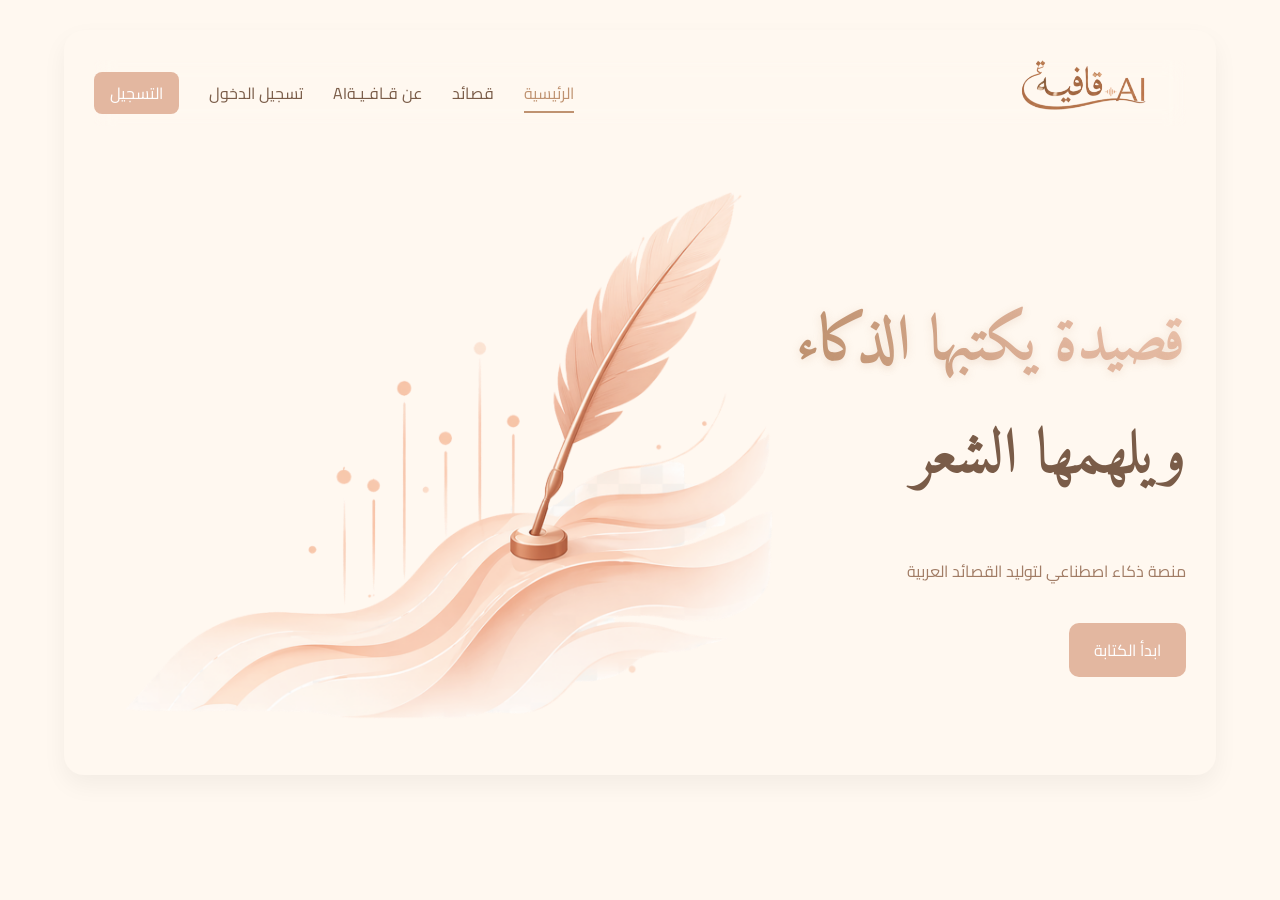
<file: index.html>
<!DOCTYPE html>
<html lang="ar" dir="rtl">
<head>
    <meta charset="UTF-8">
    <link rel="icon" type="image/png" href="logo/Qfavicon.png">
    <title>قـافـيـةAI</title>
    <link href="https://fonts.googleapis.com/css2?family=Amiri:wght@400;700&family=Cairo:wght@300;400;600;700&display=swap" rel="stylesheet">
    <link rel="stylesheet" href="https://cdnjs.cloudflare.com/ajax/libs/font-awesome/6.5.0/css/all.min.css">
    <link rel="stylesheet" href="style.css">
</head>
<body>

<div class="container">

    <!-- Navbar -->
    <nav class="navbar">
        <!--<div class="logo">بَــيــت<span>Gen</span></div>-->
        <div class="logo">
            <a href="index.html">
                <img src="logo/QafiyaAI.png" alt="قـافـيـةAI Logo">
            </a>
        </div>
        <ul class="nav-links">
            <li><a href="index.html" class="active">الرئيسية</a></li>
            <li><a href="poems.html">قصائد</a></li>
            <li><a href="about.html">عن قـافـيـةAI</a></li>
            <li><a href="auth.html?mode=login">تسجيل الدخول</a></li>
            <li><a href="auth.html?mode=register" class="signup-btn">التسجيل</a></li>
        </ul>
    </nav>

    <!-- Hero Section -->
    <div class="hero">

        <div class="hero-text">
            <h1>
                <span class="gradient-text">قصيدة يكتبها الذكاء</span> <br>
                <span class="normal-text">ويلهمها الشعر</span>
            </h1>

            <p>
                منصة ذكاء اصطناعي لتوليد القصائد العربية
            </p>

            <button onclick="window.location.href='generator.html'">ابدأ الكتابة</button>
        </div>

        <div class="hero-image">
            <img src="feather.png" alt="feather">
        </div>

    </div>

</div>

</body>
</html>
</file>
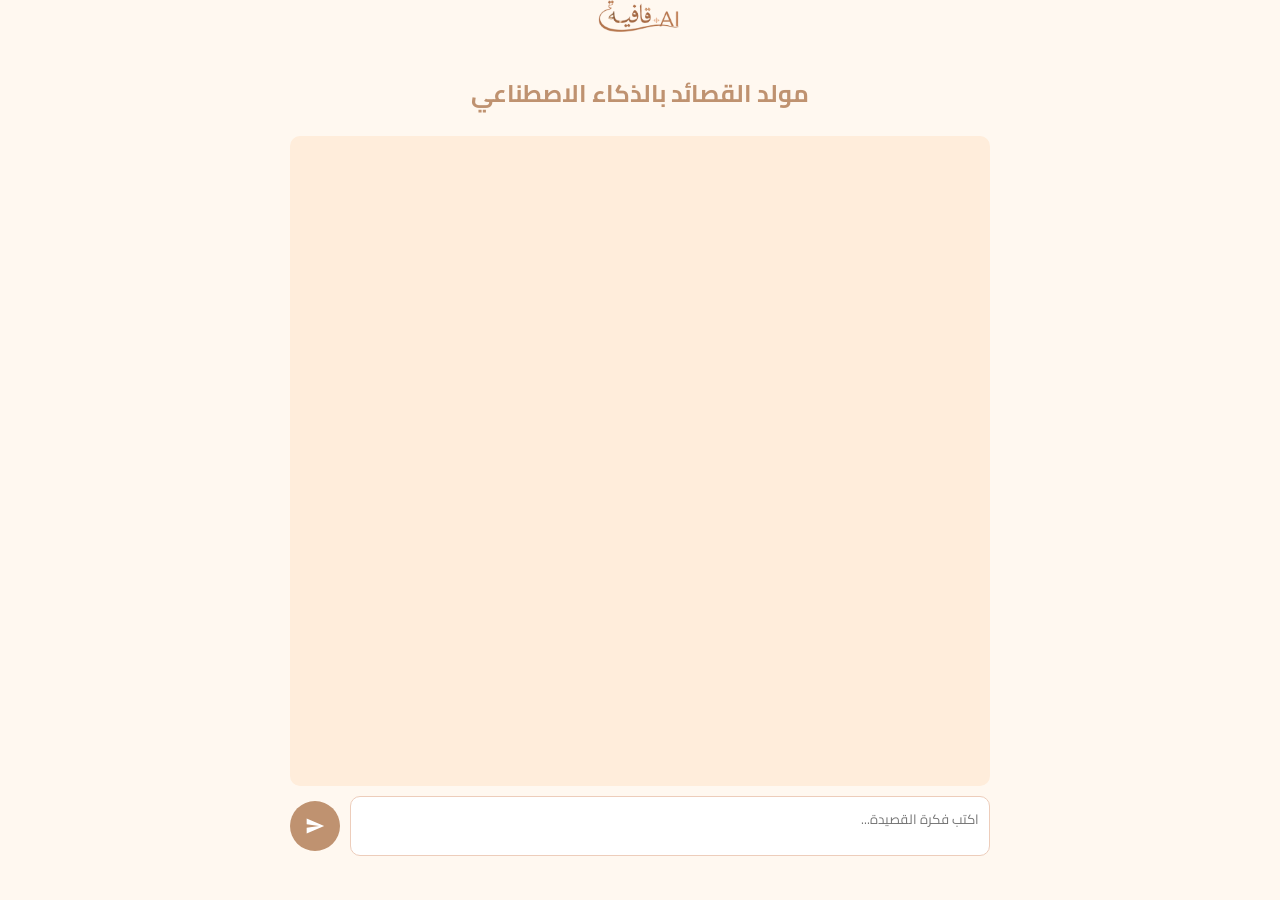
<file: generator.html>
<!DOCTYPE html>
<html lang="ar" dir="rtl">
<head>
    <meta charset="UTF-8">
    <link rel="icon" type="image/png" href="logo/Qfavicon.png">
    <title>قـافـيـةAI</title>
    <link href="https://fonts.googleapis.com/css2?family=Amiri:wght@400;700&family=Cairo:wght@300;400;600;700&display=swap" rel="stylesheet">
    <link rel="stylesheet" href="https://cdnjs.cloudflare.com/ajax/libs/font-awesome/6.5.0/css/all.min.css">
    <link rel="stylesheet" href="gen.css">
</head>

<body> 
    <div class="tab-pane active" id="generator">

        <div class="generator-header">
            <a href="index.html">
                <img src="logo/QafiyaAI.png" alt="قـافـيـةAI Logo">
            </a>
            <h2>مولد القصائد بالذكاء الاصطناعي</h2>
        </div>

        <div class="chat-container">

            <div class="chat-box">

                <!-- Output -->
                <div class="output" id="output"></div>

                <!-- Input Area -->
                <div class="input-area">
                    <textarea id="prompt" placeholder="اكتب فكرة القصيدة..."></textarea>

                    <button id="sendBtn" class="send-btn">
                        <svg viewBox="0 0 24 24">
                            <path d="M2 21l21-9L2 3v7l15 2-15 2z"/>
                        </svg>
                    </button>
                 </div>

                </div>

            </div>
        </div>
    </div>

    <div id="loginPrompt" class="login-modal">
        <div class="login-box">
            <h3>احفظ قصائدك </h3>
            <p>سجّل دخولك حتى نحتفظ بكل قصائدك ونرجع لها بأي وقت</p>

            <div class="login-actions">
                <a href="auth.html?mode=login" class="btn-primary">تسجيل الدخول</a>
                <button id="laterBtn" class="btn-secondary">لاحقًا</button>
            </div>
        </div>
    </div>


    <script type="module" src="scripts/generator.js"></script>
</body>
</html>
</file>
<file: style.css>
* {
    box-sizing: border-box;
}
body {
    margin: 0;
    font-family: 'Cairo', sans-serif;
    background-color: #FFF8F0;
}

/* Container */
.container {
    width: 90%;
    margin: 30px auto;
    background-color: #FFF8F0;
    border-radius: 20px;
    padding: 30px;
    box-shadow: 0 10px 25px rgba(0,0,0,0.05);
}

/* Navbar */
.navbar {
    display: flex;
    justify-content: space-between;
    align-items: center;
    transition: 0.3s;
    backdrop-filter: blur(10px);
}
.nav-links {
    list-style: none;
    display: flex;
    gap: 25px;
    margin: 0;
    padding: 0;
}
.nav-links a {
    position: relative;
    text-decoration: none;
    color: #7a5c48;
    font-size: 16px;
    transition: 0.3s;
}
.nav-links a::after {
    content: "";
    position: absolute;
    bottom: -5px;
    right: 0;
    width: 0%;
    height: 2px;
    background-color: #BF9270;
    transition: 0.3s;
}

.nav-links a:hover::after {
    width: 100%;
}
.nav-links a.active {
    color: #BF9270;
}

.nav-links a.active::after {
    width: 100%;
}
.nav-links a:hover {
    color: #BF9270;
}
.signup-btn {
    background-color: #E3B7A0;
    font-family: 'Cairo', sans-serif;
    padding: 6px 16px;
    border-radius: 8px;
    color: white !important;
    transition: 0.3s;
}

.signup-btn:hover {
    background-color: #BF9270;
    transform: translateY(-2px);
}

/* Logo */
.logo {
    font-size: 28px;
    font-weight: bold;
    color: #BF9270;
}

.logo img {
    height: 70px;
    transition: 0.3s;
    object-fit: contain;
    max-height: 50px !important;
    
}

.logo img:hover {
    transform: scale(1.05);
}
.logo span {
    color: #7a5c48;
    font-weight: normal;
}
.logo a {
    cursor: pointer;
}
/* Nav Links */
.nav-links {
    list-style: none;
    display: flex;
    gap: 30px;
    color: #7a5c48;
}

.nav-links li {
    cursor: pointer;
}

/* Hero */
.hero {
    display: flex;
    align-items: center;
    justify-content: space-between;
    margin-top: 50px;
}

/* Text */
.hero-text {
    max-width: 50%;
}

.hero-text h1 {
    font-family: 'Amiri', serif;
    font-size: 63px;
    color: #7a5c48;
    line-height: 1.8;
    font-weight: 700;
}
.gradient-text {
    background: linear-gradient(
        90deg,
        #BF9270,
        #E3B7A0,
        #f5cfba,
        #BF9270
    );
    text-shadow: 0 2px 10px rgba(191,146,112,0.2);

    background-clip: text;
    -webkit-background-clip: text;
    -webkit-text-fill-color: transparent;
    color: transparent;  
    

    background-size: 200% auto;
    animation: shine 7s linear infinite;
    
}

@keyframes shine {
    to {
        background-position: 200% center;
    }
}
.normal-text {
    color: #7a5c48;
}
.poem {
    font-family: 'Amiri', serif;
    font-size: 22px;
    line-height: 2;
    margin-top: 20px;
}
.hero-text p {
    color: #a17c65;
    margin: 37px 0;
    font-weight: 400;
}

/* Button */
.hero-text button {
    background-color: #E3B7A0;
    border: none;
    padding: 12px 25px;
    border-radius: 10px;
    color: white;
    font-size: 16px;
    cursor: pointer;
    font-family: 'Cairo', sans-serif;
}

.hero-text button:hover {
    background-color: #BF9270;
}

/* Image */
.hero-image img {
    width: 700px;
    opacity: 0.9;
}

/* //////////////////////////////////////////////////////// */

/* About Section */
.about {
    margin-top: 60px;
    text-align: center;
}

/* Title */
.about-title {
    font-family: 'Amiri', serif;
    font-size: 42px;
    color: #7a5c48;
    margin-bottom: 20px;
}

/* Paragraph */
.about-text {
    max-width: 700px;
    margin: 15px auto;
    color: #a17c65;
    line-height: 1.8;
    font-size: 18px;
}

/* Boxes */
.about-box {
    background-color: #FFEDDB;
    margin: 30px auto;
    padding: 25px;
    border-radius: 15px;
    max-width: 600px;
    box-shadow: 0 5px 15px rgba(0,0,0,0.05);

    transition: 0.3s;
}

.about-box:hover {
    transform: translateY(-5px);
}

.about-box h2 {
    font-family: 'Amiri', serif;
    color: #BF9270;
}

.about-box p {
    color: #7a5c48;
    line-height: 1.8;
}

/* //////////////////////////////////////////////////////// */

/* Container */
.auth-container {
    max-width: 400px;
    margin: 60px auto;
    background: #FFF8F0;
    padding: 30px;
    border-radius: 15px;
    box-shadow: 0 10px 25px rgba(0,0,0,0.05);
}

/* Tabs */
.auth-tabs {
    display: flex;
    justify-content: space-between;
    margin-bottom: 20px;
}

.auth-tabs button {
    width: 50%;
    padding: 10px;
    border: none;
    background: none;
    font-size: 16px;
    cursor: pointer;
    color: #7a5c48;
    transition: 0.3s;
    font-family: 'Cairo', sans-serif;
}

.auth-tabs button:first-child {
    border-left: 3px solid #EDCDBB;
}

.active-tab {
    border-bottom: 2px solid #BF9270;
    color: #BF9270;
}

/* Forms */
.auth-form {
    display: none;
    flex-direction: column;
}

.active-form {
    display: flex;
}

/* Inputs */
.auth-form input {
    margin-bottom: 15px;
    padding: 10px;
    border: 1px solid #EDCDBB;
    border-radius: 8px;
    outline: none;
}

/* Button */
.auth-form button {
    background: #E3B7A0;
    border: none;
    padding: 10px;
    border-radius: 8px;
    color: white;
    cursor: pointer;
    transition: 0.3s;
    font-family: 'Cairo', sans-serif;
}

.auth-form button:hover {
    background: #BF9270;
}

.input-group {
    display: flex;
    flex-direction: column;
    margin-bottom: 4px;
}

.error {
    color: #d9534f;
    font-size: 12px;
    margin-top: -15px;
    min-height: 12px;
}
/* الشكل الأساسي */
.input-group input {
    border: 1px solid #EDCDBB;
    border-radius: 8px;
    padding: 10px;
    outline: none;
    transition: 0.3s;
}

/* خطأ */
.input-group input.error-input {
    border-color: #d9534f;
}

/* صح */
.input-group input.success-input {
    border-color: #28a745;
}

.forgot-password {
    display: flex;
    justify-content: space-between; 
    align-items: center;
}

.forgot-password a {
    font-size: 13px;
    color: #BF9270;
    text-decoration: none;
}

.forgot-password a:hover {
    text-decoration: underline;
}

.switch-auth {
    text-align: left;
}

.switch-auth a {
    font-size: 13px;
    color: #BF9270;
    text-decoration: none;
}

.switch-auth a:hover {
    text-decoration: underline;
}

.form-options {
    display: flex;
    justify-content: space-between;
    align-items: center;
    margin-bottom: 10px;
}

/* Remember Me */
.remember-me {
    display: flex;
    align-items: center; /* 🔥 هذا أهم سطر */
    gap: 6px;
    font-size: 13px;
    color: #7a5c48;
}
.remember-me input {
    margin: 0;
}
/* Eye Icon */
.toggle-password {
    cursor: pointer;
    font-size: 16px;
    color: #7a5c48;
    transition: 0.3s;
}

.toggle-password:hover {
    color: #BF9270;
}

.password-field {
    position: relative;
    width: 100%;
}

.password-field input {
    width: 100%;
    box-sizing: border-box;
    padding-left: 40px;
}

.password-field .toggle-password {
    position: absolute;
    top: 43%;
    left: 12px; /* لأن عربي */
    transform: translateY(-50%);
    cursor: pointer;
    color: #7a5c48;
    font-size: 14px;
}
/* الحاوية */
.custom-checkbox {
    display: flex;
    align-items: center;
    gap: 8px;
    cursor: pointer;
    font-size: 13px;
    color: #7a5c48;
}

/* نخفي الـ checkbox الأصلي */
.custom-checkbox input {
    display: none;
}

/* المربع */
.checkmark {
    width: 15px;
    height: 15px;
    border: 2px solid #BF9270;
    border-radius: 5px;
    position: relative;
    transition: 0.3s;
}

/* عند التحديد */
.custom-checkbox input:checked + .checkmark {
    background-color: #BF9270;
    border-color: #BF9270;
}

/* علامة الصح */
.checkmark::after {
    content: "";
    position: absolute;
    width: 3px;
    height: 6px;
    border: solid white;
    border-width: 0 2px 2px 0;
    top: 1.2px;
    left: 4px;
    transform: rotate(45deg);
    opacity: 0;
    transition: 0.2s;
}

/* إظهار الصح */
.custom-checkbox input:checked + .checkmark::after {
    opacity: 1;
}
.custom-checkbox:hover .checkmark {
    border-color: #a97855;
}
.custom-checkbox input:checked + .checkmark {
    transform: scale(1.1);
}

.success-message {
    position: fixed;
    bottom: 20px;   
    right: 20px;    

    background-color: #BF9270;
    color: white;
    padding: 12px 20px;
    border-radius: 10px;
    font-size: 14px;
    border: 1px solid #E3B7A0;

    opacity: 0;
    transform: translateY(20px); 
    transition: 0.3s ease;
    box-shadow: 0 5px 15px rgba(0,0,0,0.1);

    z-index: 999;
}

/* لما تظهر */
.success-message.show {
    opacity: 1;
    transform: translateY(0);
}

/*//////////////////////////////////////////////////////// */

/* Poems Page */
.poems-container {
    padding: 40px;
    background-color: #FFF8F0;
    min-height: 100vh;
}

.poems-container h2 {
    text-align: center;
    color: #7a5c48;
    margin-bottom: 30px;
}

/* Grid */
.poems-grid {
    display: grid;
    grid-template-columns: repeat(2, 1fr);
    gap: 20px;

    grid-auto-rows: 1fr; 
}

/* Card */
.poem-card {
    background: #FFEDDB;
    border: 1px solid #EDCDBB;
    border-radius: 15px;
    padding: 20px;
    transition: 0.3s;
    height: 100%;
    display: flex;
    flex-direction: column;
    justify-content: space-between;
}

.poem-card:hover {
    transform: translateY(-5px);
}

/* Title */
.poem-card h3 {
    color: #BF9270;
    margin-bottom: 10px;
}

/* Text */
.poem-card p {
    color: #5a4636;
    line-height: 1.8;
    font-size: 14px;

    display: -webkit-box;
    -webkit-box-orient: vertical;

    -webkit-line-clamp: 4; 
    line-clamp: 4;

    overflow: hidden;
    text-overflow: ellipsis;
}
.poem-card p::after {
    content: "";
    position: absolute;
    bottom: 0;
    left: 0;
    width: 100%;
    height: 30px;

    background: linear-gradient(to bottom, transparent, #FFEDDB);
}
.search-box {
    width: 100%;
    padding: 10px;
    border: 1px solid #EDCDBB;
    border-radius: 10px;
    margin-bottom: 20px;
    outline: none;
}
.actions {
    margin-top: 10px;
    display: flex;
    justify-content: space-between;
    font-size: 18px;
    cursor: pointer;
    margin-top: auto;
}

.actions span {
    transition: 0.2s;
}

.actions span:hover {
    transform: scale(1.2);
}
.fav {
    opacity: 0.5;
}

.fav.active {
    opacity: 1;
    transform: scale(1.2);
}
.icon {
    width: 20px;
    height: 20px;
    fill: #7a5c48;
    transition: 0.2s;
}

.actions span:hover .icon {
    transform: scale(1.2);
}

/* قلب */
.fav .icon {
    fill: #ccc;
}

.fav.active .icon {
    fill: #e63946;
}
.modal {
    position: fixed;
    top: 0;
    left: 0;
    width: 100%;
    height: 100%;

    background: rgba(0,0,0,0.4);
    display: none;
    justify-content: center;
    align-items: center;

    z-index: 1000;
}

.modal-box {
    background: #FFEDDB;
    padding: 25px;
    border-radius: 15px;
    text-align: center;
    width: 300px;
    transform: scale(0.8);
    transition: 0.2s;
}
.modal.show .modal-box {
    transform: scale(1);
}
.modal-box p {
    margin-bottom: 20px;
    color: #5a4636;
}

.modal-actions {
    display: flex;
    justify-content: space-between;
}

.modal-actions button {
    border: none;
    padding: 10px 20px;
    border-radius: 8px;
    cursor: pointer;
}

/* Yes */
#confirmYes {
    background: #BF9270;
    color: white;
}

/* No */
#confirmNo {
    background: #EDCDBB;
}
</file>
<file: gen.css>
* {
    box-sizing: border-box;
}
body {
    margin: 0;
    font-family: 'Cairo', sans-serif;
    background-color: #FFF8F0;

    font-family: 'Cairo', sans-serif;
}
.generator-header {
    text-align: center;
    margin-bottom: 20px;
}

.generator-header img {
    width: 130px;
    margin-bottom: 10px;
}

.generator-header h2 {
    color: #BF9270;
    margin-bottom: 5px;
}

.generator-header p {
    color: #7a5c48;
    font-size: 14px;
}

.chat-container {
    display: flex;
    justify-content: center;
    height: 80vh;
}
.chat-box {
    width: 100%;
    max-width: 700px;
    display: flex;
    flex-direction: column;
    height: 100%;
}

.output {
    flex: 1;
    overflow-y: auto;
    background: #FFEDDB;
    padding: 15px;
    border-radius: 10px;
    margin-bottom: 10px;

    font-family: 'Amiri', serif;
    font-size: 18px;
    line-height: 2;

    scrollbar-width: thin;
    scrollbar-color: #BF9270 #FFF8F0;
    overflow-y: auto;
}
/* Scrollbar كامل */
.output::-webkit-scrollbar {
    width: 8px;
}

/* الخلفية */
.output::-webkit-scrollbar-track {
    background: #FFF8F0;
    border-radius: 10px;
}

/* الجزء المتحرك */
.output::-webkit-scrollbar-thumb {
    background: #BF9270;
    border-radius: 10px;
    transition: 0.2s;
}

/* hover */
.output::-webkit-scrollbar-thumb:hover {
    background: #a97c5f;
}

.output p {
    text-align: center;
}

/* input area */
.input-area {
    display: flex;
    gap: 10px;
    align-items: center;
}

/* textarea */
.input-area textarea {
    flex: 1;
    height: 60px;
    resize: none;
    border-radius: 10px;
    border: 1px solid #EDCDBB;
    padding: 10px;

    font-family: 'Cairo', sans-serif;
}

/* زر */
.send-btn {
    width: 50px;
    height: 50px;
    background: #BF9270;
    border: none;
    border-radius: 50%;
    display: flex;
    align-items: center;
    justify-content: center;
}

/* svg */
.send-btn svg {
    width: 20px;
    fill: white;
}

.send-btn:hover {
    transform: scale(1.1);
}
.msg {
    padding: 5px;
    border-radius: 10px;
    max-width: 70%;
}

.msg.user {
    background: #BF9270;
    color: white;
    align-self: flex-end;
}

.msg.bot {
    background: #FFEDDB;
    color: #5a4636;
    align-self: flex-start;
}

/* الخلفية */
.login-modal {
    position: fixed;
    inset: 0;
    background: rgba(0,0,0,0.3);
    display: none;
    justify-content: center;
    align-items: center;
    z-index: 999;
}

/* لما يظهر */
.login-modal.show {
    display: flex;
}

/* الصندوق */
.login-box {
    background: #FFEDDB;
    padding: 25px;
    border-radius: 15px;
    text-align: center;
    width: 320px;
    transform: translateY(20px);
    opacity: 0;
    transition: 0.3s;
}

/* animation */
.login-modal.show .login-box {
    transform: translateY(0);
    opacity: 1;
}

/* العنوان */
.login-box h3 {
    color: #BF9270;
    margin-bottom: 10px;
}

/* النص */
.login-box p {
    color: #5a4636;
    font-size: 14px;
    margin-bottom: 20px;
}

/* الأزرار */
.login-actions {
    display: flex;
    justify-content: space-between;
    gap: 10px;
}

/* زر تسجيل */
.btn-primary {
    flex: 1;
    background: #BF9270;
    color: white;
    padding: 10px;
    border-radius: 8px;
    text-decoration: none;
    text-align: center;
}

/* زر لاحقًا */
.btn-secondary {
    flex: 1;
    background: #EDCDBB;
    border: none;
    border-radius: 8px;
    cursor: pointer;
}
</file>
